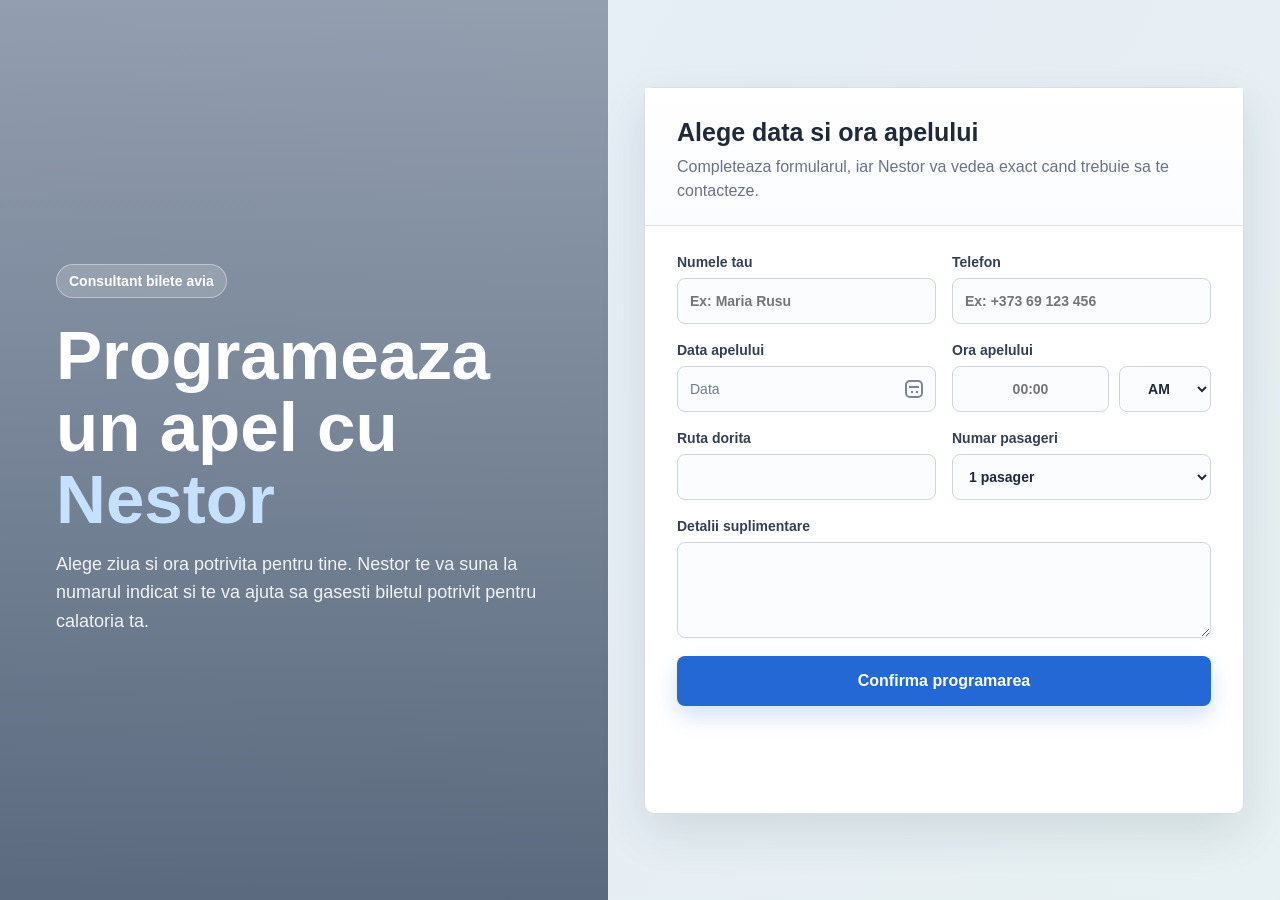
<file: index.html>
<!doctype html>
<html lang="ro">
<head>
  <meta charset="utf-8">
  <meta name="viewport" content="width=device-width, initial-scale=1">
  <title>Programare apel bilete avia</title>
  <link rel="stylesheet" href="styles.css">
</head>
<body>
  <main class="page">
    <section class="seller" aria-label="Datele lui Nestor">
      <div class="badge">Consultant bilete avia</div>
      <h1>Programeaza un apel cu <span class="seller-name">Nestor</span></h1>
      <p>
        Alege ziua si ora potrivita pentru tine. Nestor te va suna la numarul indicat
        si te va ajuta sa gasesti biletul potrivit pentru calatoria ta.
      </p>
    </section>

    <section class="booking" aria-label="Formular de programare">
      <div class="form-panel">
        <div class="form-head">
          <h2>Alege data si ora apelului</h2>
          <p>Completeaza formularul, iar Nestor va vedea exact cand trebuie sa te contacteze.</p>
        </div>

        <form id="bookingForm">
          <div class="grid">
            <label>
              Numele tau
              <input name="clientName" type="text" placeholder="Ex: Maria Rusu" required>
            </label>

            <label>
              Telefon
              <input name="phone" type="tel" placeholder="Ex: +373 69 123 456" required>
            </label>
          </div>

          <div class="grid">
            <label class="date-field">
              <span>Data apelului</span>
              <span class="date-control" role="button" tabindex="0">
                <span id="dateDisplay">Data</span>
                <span class="calendar-icon" aria-hidden="true"></span>
              </span>
              <input id="callDate" name="callDate" type="hidden">
              <div class="calendar-backdrop" id="calendarBackdrop"></div>
              <div class="calendar-popover" id="calendarPopover" aria-label="Calendar programare">
                <div class="calendar-head">
                  <button class="calendar-nav" id="prevMonth" type="button" aria-label="Luna precedenta">&#8249;</button>
                  <div>
                    <strong id="calendarMonth"></strong>
                    <span id="calendarYear"></span>
                  </div>
                  <button class="calendar-nav" id="nextMonth" type="button" aria-label="Luna urmatoare">&#8250;</button>
                </div>
                <div class="calendar-weekdays" aria-hidden="true">
                  <span>Lu</span>
                  <span>Ma</span>
                  <span>Mi</span>
                  <span>Jo</span>
                  <span>Vi</span>
                  <span>Sa</span>
                  <span>Du</span>
                </div>
                <div class="calendar-grid" id="calendarGrid"></div>
              </div>
            </label>

            <label>
              Ora apelului
              <span class="time-control">
                <input id="callTimeValue" name="callTimeValue" type="text" inputmode="numeric" placeholder="00:00" pattern="^(0[1-9]|1[0-2]):[0-5][0-9]$" maxlength="5" required>
                <select id="callTimePeriod" name="callTimePeriod" required>
                  <option>AM</option>
                  <option>PM</option>
                </select>
              </span>
            </label>
          </div>

          <div class="grid">
            <label>
              Ruta dorita
              <input name="route" type="text">
            </label>

            <label>
              Numar pasageri
              <select name="passengers">
                <option>1 pasager</option>
                <option>2 pasageri</option>
                <option>3 pasageri</option>
                <option>4 pasageri</option>
                <option>5+ pasageri</option>
              </select>
            </label>
          </div>

          <label>
            Detalii suplimentare
            <textarea name="details"></textarea>
          </label>

          <button type="submit">Confirma programarea</button>
          <div class="result" id="result" role="status" aria-live="polite"></div>
        </form>
      </div>
    </section>
  </main>

  <script src="script.js?v=20260613-3"></script>
</body>
</html>
</file>
<file: styles.css>
:root {
  color-scheme: light;
  --ink: #1f2937;
  --muted: #687385;
  --line: #d7dee8;
  --blue: #2368d5;
  --blue-dark: #184fa7;
  --bg: #f6f8fb;
  --panel: #ffffff;
  --field: #fbfcfe;
  --field-hover: #f5f8fc;
}

* {
  box-sizing: border-box;
}

body {
  margin: 0;
  min-height: 100vh;
  font-family: "Segoe UI", Arial, Helvetica, sans-serif;
  color: var(--ink);
  background:
    linear-gradient(120deg, rgba(35, 104, 213, 0.08), rgba(28, 129, 116, 0.07)),
    var(--bg);
  -webkit-font-smoothing: antialiased;
  text-rendering: optimizeLegibility;
}

.page {
  min-height: 100vh;
  display: grid;
  grid-template-columns: 0.95fr 1.05fr;
  align-items: stretch;
}

.seller {
  display: flex;
  flex-direction: column;
  justify-content: center;
  padding: 56px;
  background:
    linear-gradient(rgba(12, 31, 59, 0.38), rgba(12, 31, 59, 0.64)),
    url("https://images.unsplash.com/photo-1436491865332-7a61a109cc05?auto=format&fit=crop&w=1400&q=80") center / cover;
  color: white;
}

.badge {
  width: fit-content;
  padding: 8px 12px;
  border: 1px solid rgba(255, 255, 255, 0.38);
  border-radius: 999px;
  background: rgba(255, 255, 255, 0.16);
  font-size: 14px;
  font-weight: 650;
}

h1 {
  max-width: 620px;
  margin: 22px 0 14px;
  font-size: clamp(36px, 5.4vw, 70px);
  line-height: 1.04;
  letter-spacing: 0;
  font-weight: 750;
}

.seller-name {
  color: #c6e1ff;
}

.seller p {
  max-width: 560px;
  margin: 0;
  font-size: 18px;
  line-height: 1.6;
  color: rgba(255, 255, 255, 0.9);
}

.booking {
  display: flex;
  align-items: center;
  justify-content: center;
  padding: 36px;
}

.form-panel {
  width: min(100%, 620px);
  background: var(--panel);
  border: 1px solid var(--line);
  border-radius: 10px;
  box-shadow: 0 18px 48px rgba(31, 41, 55, 0.11);
  overflow: visible;
}

.form-head {
  padding: 30px 32px 22px;
  border-bottom: 1px solid var(--line);
  background: linear-gradient(180deg, #ffffff, #fbfcff);
}

.form-head h2 {
  margin: 0 0 8px;
  font-size: 25px;
  letter-spacing: 0;
  font-weight: 750;
}

.form-head p {
  margin: 0;
  color: var(--muted);
  line-height: 1.5;
}

form {
  display: grid;
  gap: 18px;
  padding: 28px 32px 32px;
}

.grid {
  display: grid;
  grid-template-columns: repeat(2, minmax(0, 1fr));
  gap: 16px;
}

label {
  display: grid;
  gap: 8px;
  font-size: 14px;
  font-weight: 650;
  color: #344054;
}

input,
select,
textarea {
  width: 100%;
  min-height: 46px;
  border: 1px solid #ccd6e2;
  border-radius: 8px;
  padding: 11px 12px;
  font: inherit;
  color: var(--ink);
  background: var(--field);
  outline: none;
  transition: background 0.2s, border-color 0.2s, box-shadow 0.2s;
}

input:hover,
select:hover,
textarea:hover {
  background: var(--field-hover);
}

textarea {
  min-height: 96px;
  resize: vertical;
}

input:focus,
select:focus,
textarea:focus {
  border-color: var(--blue);
  box-shadow: 0 0 0 4px rgba(23, 105, 224, 0.12);
  background: #ffffff;
}

.date-field {
  position: relative;
}

.date-control {
  position: relative;
  display: flex;
  align-items: center;
  justify-content: space-between;
  min-height: 46px;
  border: 1px solid #ccd6e2;
  border-radius: 8px;
  padding: 11px 12px;
  color: #717d8f;
  background: var(--field);
  font-weight: 500;
  cursor: pointer;
  transition: background 0.2s, border-color 0.2s, box-shadow 0.2s;
}

.date-control:hover {
  background: var(--field-hover);
}

.date-control:focus,
.date-control:focus-within {
  border-color: var(--blue);
  box-shadow: 0 0 0 4px rgba(23, 105, 224, 0.12);
  background: #ffffff;
}

.date-control.has-value {
  color: var(--ink);
}

.calendar-icon {
  width: 18px;
  height: 18px;
  border: 2px solid #7b8797;
  border-radius: 5px;
  position: relative;
  flex: 0 0 auto;
}

.calendar-icon::before {
  content: "";
  position: absolute;
  left: 2px;
  right: 2px;
  top: 4px;
  border-top: 2px solid #7b8797;
}

.calendar-icon::after {
  content: "";
  position: absolute;
  width: 2px;
  height: 2px;
  left: 4px;
  top: 9px;
  background: #7b8797;
  box-shadow: 5px 0 #7b8797, 0 5px #7b8797, 5px 5px #7b8797;
}

.calendar-backdrop {
  position: fixed;
  inset: 0;
  z-index: 15;
  display: none;
  background: transparent;
}

.calendar-backdrop.open {
  display: block;
}

.calendar-popover {
  position: absolute;
  z-index: 20;
  top: calc(100% + 8px);
  left: 0;
  width: min(286px, calc(100vw - 48px));
  padding: 10px;
  border: 1px solid #d7dee8;
  border-radius: 12px;
  background: rgba(255, 255, 255, 0.98);
  box-shadow: 0 18px 46px rgba(31, 41, 55, 0.16);
  opacity: 0;
  pointer-events: none;
  transform: translateY(-4px);
  transition: opacity 0.18s ease, transform 0.18s ease;
  overflow: hidden;
}

.calendar-popover.open {
  opacity: 1;
  pointer-events: auto;
  transform: translateY(0);
}

.calendar-popover button {
  box-shadow: none;
  transform: none;
}

.calendar-head {
  display: grid;
  grid-template-columns: 32px 1fr 32px;
  align-items: center;
  gap: 8px;
  margin-bottom: 10px;
  text-align: center;
}

.calendar-head strong {
  display: block;
  color: var(--ink);
  font-size: 15px;
  font-weight: 760;
  text-transform: capitalize;
}

.calendar-head span {
  display: block;
  margin-top: 1px;
  color: var(--blue);
  font-size: 12px;
  font-weight: 750;
}

.calendar-nav {
  min-height: 32px;
  width: 32px;
  min-width: 32px;
  padding: 0;
  border: 1px solid #d8e0ea;
  border-radius: 999px;
  background: #f7faff;
  color: var(--ink);
  box-shadow: none;
  font-size: 22px;
  font-weight: 500;
  line-height: 1;
}

.calendar-nav:hover {
  background: #eef5ff;
  box-shadow: none;
  transform: none;
}

.calendar-weekdays,
.calendar-grid {
  display: grid;
  grid-template-columns: repeat(7, 1fr);
  gap: 4px;
}

.calendar-weekdays {
  margin-bottom: 6px;
  color: #8390a3;
  font-size: 11px;
  font-weight: 760;
  text-align: center;
}

.calendar-day {
  display: grid;
  place-items: center;
  width: 100%;
  min-width: 0;
  min-height: 30px;
  padding: 0;
  border: 0;
  border-radius: 8px;
  background: transparent;
  color: var(--ink);
  box-shadow: none;
  font-size: 13px;
  font-weight: 650;
  cursor: pointer;
  transition: background 0.16s ease, color 0.16s ease, transform 0.16s ease;
}

.calendar-day:hover {
  background: #edf5ff;
  box-shadow: none;
  transform: none;
}

.calendar-day.today {
  outline: 1px solid rgba(35, 104, 213, 0.28);
  color: var(--blue);
}

.calendar-day.selected {
  background: var(--blue);
  color: #ffffff;
}

.calendar-day.is-disabled {
  color: #c4ccd7;
  cursor: not-allowed;
}

.calendar-day.is-disabled:hover {
  background: transparent;
}

.calendar-empty {
  min-height: 30px;
}

.time-control {
  display: grid;
  grid-template-columns: minmax(0, 1fr) 92px;
  gap: 10px;
}

.time-control input {
  text-align: center;
  font-weight: 650;
}

.time-control select {
  font-weight: 750;
  text-align: center;
}

button {
  min-height: 50px;
  border: 0;
  border-radius: 8px;
  padding: 13px 18px;
  background: var(--blue);
  color: white;
  font-size: 16px;
  font-weight: 750;
  cursor: pointer;
  box-shadow: 0 10px 22px rgba(35, 104, 213, 0.2);
  transition: background 0.2s, box-shadow 0.2s, transform 0.2s;
}

button:hover {
  background: var(--blue-dark);
  box-shadow: 0 12px 26px rgba(35, 104, 213, 0.24);
  transform: translateY(-1px);
}

button:disabled {
  cursor: wait;
  opacity: 0.75;
  transform: none;
  box-shadow: none;
}

.result {
  margin-top: 2px;
  padding: 16px;
  border: 1px solid rgba(19, 138, 91, 0.28);
  border-radius: 8px;
  background: #eafaf3;
  color: #0b5f3e;
  line-height: 1.5;
  min-height: 55px;
  opacity: 0;
  visibility: hidden;
  transition: opacity 0.25s ease;
}

.result.show {
  opacity: 1;
  visibility: visible;
}

@media (max-width: 900px) {
  .page {
    grid-template-columns: 1fr;
  }

  .seller {
    min-height: 430px;
    padding: 36px 24px;
  }

  .booking {
    padding: 24px;
  }
}

@media (max-width: 620px) {
  .grid {
    grid-template-columns: 1fr;
  }

  .calendar-popover {
    width: min(292px, calc(100vw - 48px));
  }

  .form-head,
  form {
    padding-left: 20px;
    padding-right: 20px;
  }

  h1 {
    font-size: 42px;
  }
}
</file>
